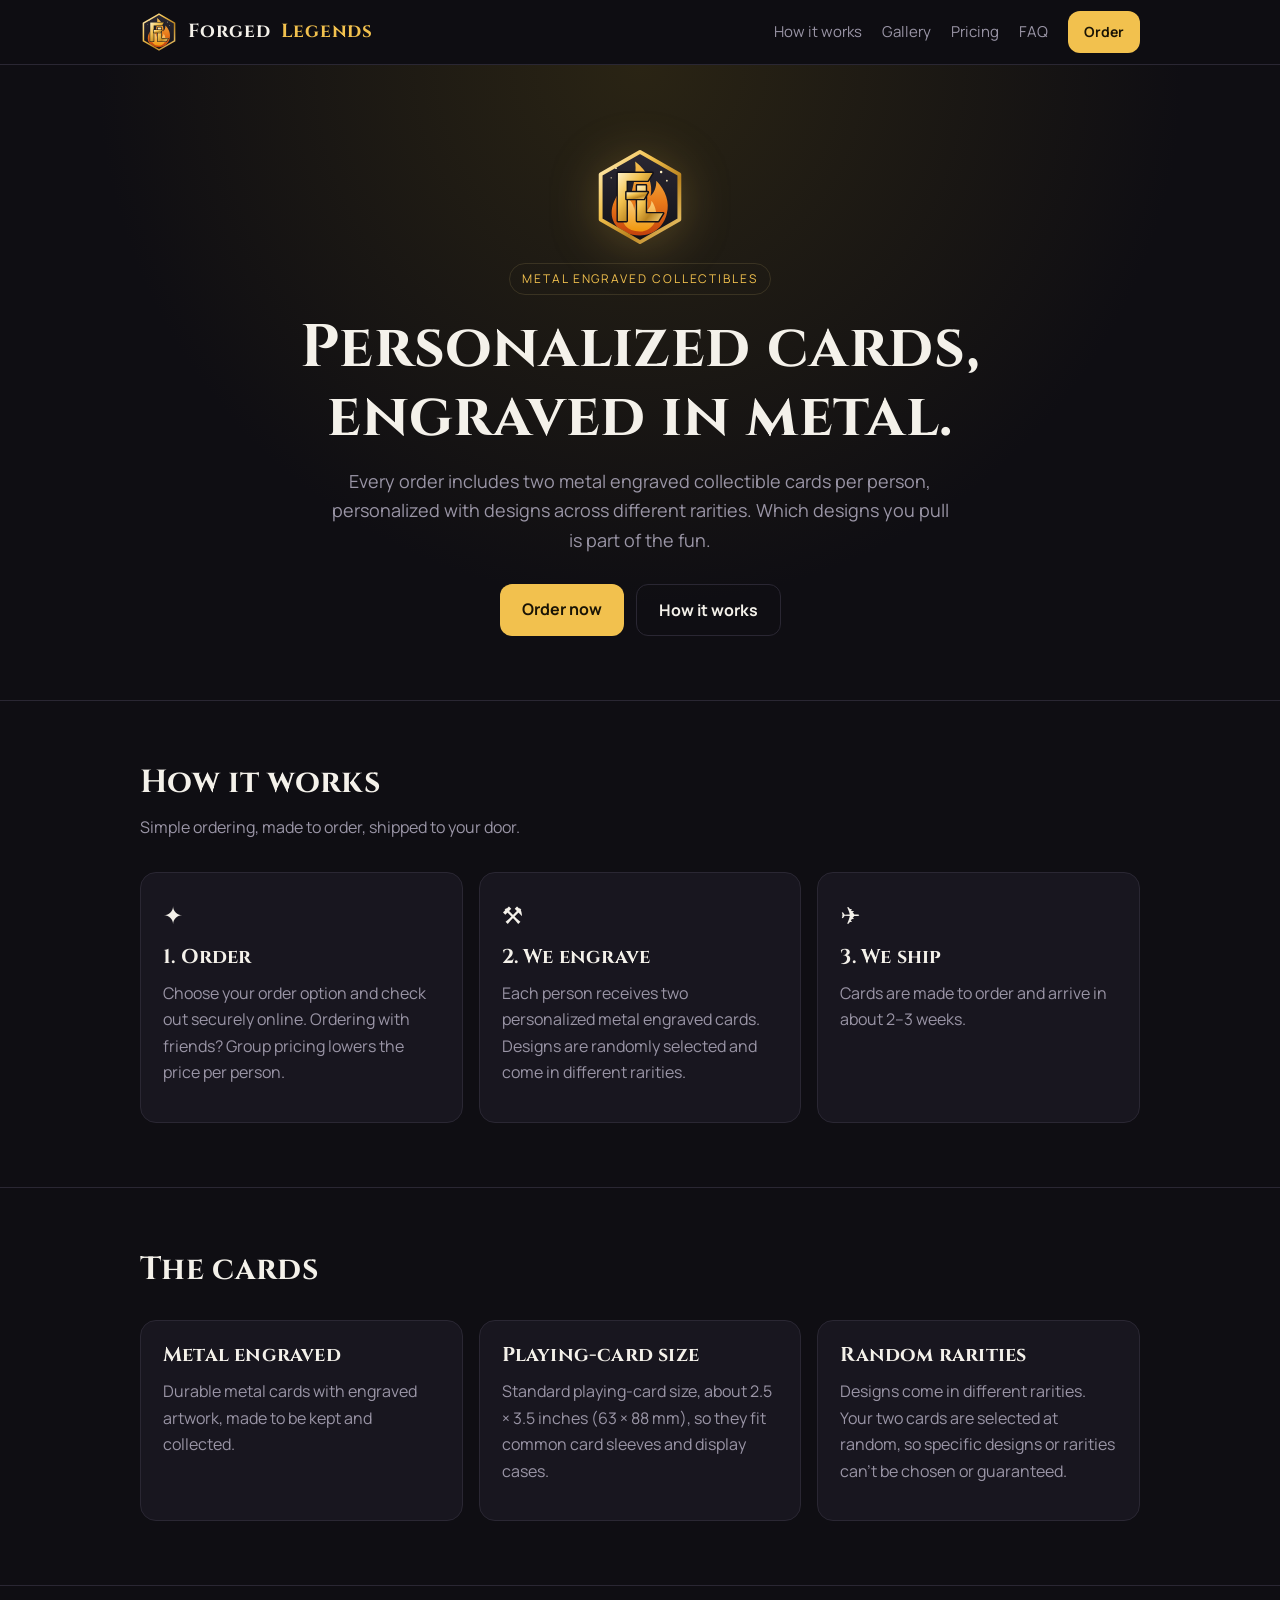
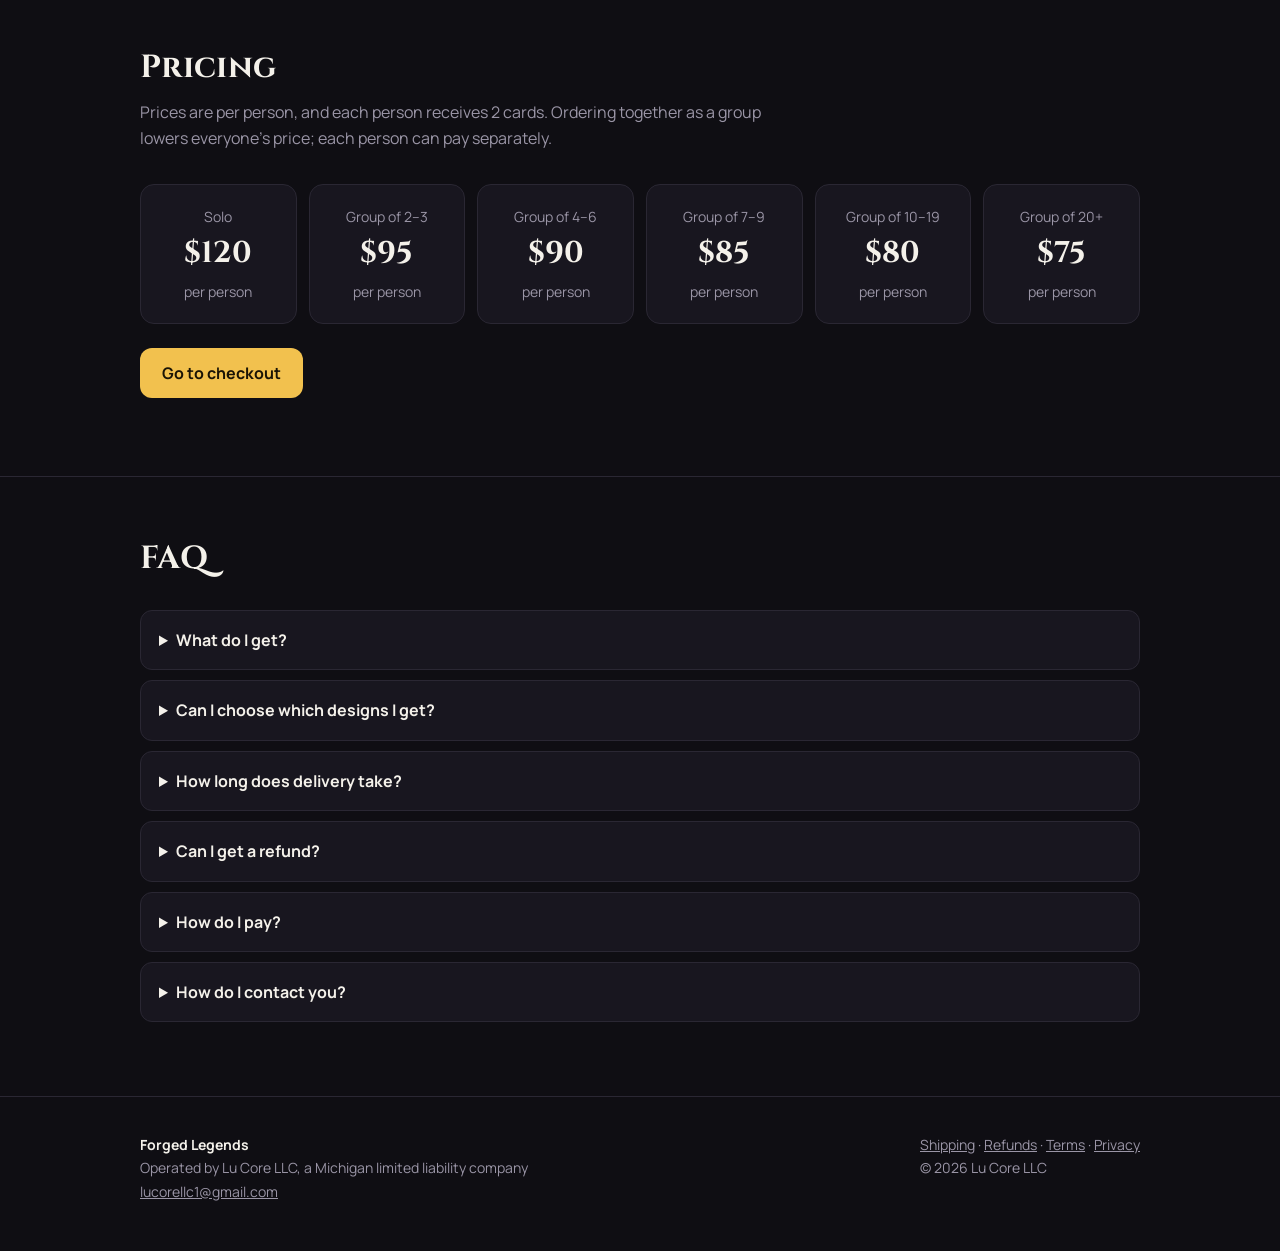
<file: index.html>
<!DOCTYPE html>
<html lang="en">
<head>
<meta charset="utf-8">
<meta name="viewport" content="width=device-width, initial-scale=1">
<title>Forged Legends — Personalized Metal Engraved Collectible Cards</title>
<meta name="description" content="Forged Legends makes personalized, metal engraved collectible cards in playing-card size, with designs across different rarities. Operated by Lu Core LLC, Michigan.">
<link rel="icon" href="/logo.svg" type="image/svg+xml">
<link rel="stylesheet" href="/fonts/fonts.css">
<link rel="stylesheet" href="/site.css">
</head>
<body>
<nav class="nav">
  <div class="container">
    <a class="brand" href="/"><img src="/logo.svg" alt="">Forged <span>Legends</span></a>
    <div class="nav-links">
      <a href="#how">How it works</a>
      <a href="#gallery">Gallery</a>
      <a href="#pricing">Pricing</a>
      <a href="#faq">FAQ</a>
      <a class="btn" href="#" data-checkout>Order</a>
    </div>
  </div>
</nav>

<header class="hero">
  <div class="container">
    <img class="hero-logo" src="/logo.svg" alt="Forged Legends logo">
    <div class="eyebrow">Metal engraved collectibles</div>
    <h1>Personalized cards,<br>engraved in metal.</h1>
    <p>Every order includes two metal engraved collectible cards per person, personalized with designs across different rarities. Which designs you pull is part of the fun.</p>
    <div class="cta">
      <a class="btn" href="#" data-checkout>Order now</a>
      <a class="btn ghost" href="#how">How it works</a>
    </div>
  </div>
</header>

<section id="how">
  <div class="container">
    <div class="section-head">
      <h2>How it works</h2>
      <p class="muted">Simple ordering, made to order, shipped to your door.</p>
    </div>
    <div class="grid3">
      <div class="card"><div class="icon">✦</div><h3>1. Order</h3><p class="muted">Choose your order option and check out securely online. Ordering with friends? Group pricing lowers the price per person.</p></div>
      <div class="card"><div class="icon">⚒</div><h3>2. We engrave</h3><p class="muted">Each person receives two personalized metal engraved cards. Designs are randomly selected and come in different rarities.</p></div>
      <div class="card"><div class="icon">✈</div><h3>3. We ship</h3><p class="muted">Cards are made to order and arrive in about 2–3 weeks.</p></div>
    </div>
  </div>
</section>

<section id="details">
  <div class="container">
    <div class="section-head"><h2>The cards</h2></div>
    <div class="grid3">
      <div class="card"><h3>Metal engraved</h3><p class="muted">Durable metal cards with engraved artwork, made to be kept and collected.</p></div>
      <div class="card"><h3>Playing-card size</h3><p class="muted">Standard playing-card size, about 2.5 × 3.5 inches (63 × 88 mm), so they fit common card sleeves and display cases.</p></div>
      <div class="card"><h3>Random rarities</h3><p class="muted">Designs come in different rarities. Your two cards are selected at random, so specific designs or rarities can't be chosen or guaranteed.</p></div>
    </div>
  </div>
</section>

<section id="gallery">
  <div class="container">
    <div class="section-head">
      <h2>Gallery</h2>
      <p class="muted">Real cards from past orders.</p>
    </div>
    <div class="gallery" id="galleryGrid"></div>
  </div>
</section>

<section id="pricing">
  <div class="container">
    <div class="section-head">
      <h2>Pricing</h2>
      <p class="muted">Prices are per person, and each person receives 2 cards. Ordering together as a group lowers everyone's price; each person can pay separately.</p>
    </div>
    <div class="prices">
      <div class="price"><span>Solo</span><b>$120</b><span>per person</span></div>
      <div class="price"><span>Group of 2–3</span><b>$95</b><span>per person</span></div>
      <div class="price"><span>Group of 4–6</span><b>$90</b><span>per person</span></div>
      <div class="price"><span>Group of 7–9</span><b>$85</b><span>per person</span></div>
      <div class="price"><span>Group of 10–19</span><b>$80</b><span>per person</span></div>
      <div class="price"><span>Group of 20+</span><b>$75</b><span>per person</span></div>
    </div>
    <p style="margin-top:24px"><a class="btn" href="#" data-checkout>Go to checkout</a></p>
  </div>
</section>

<section id="faq">
  <div class="container">
    <div class="section-head"><h2>FAQ</h2></div>
    <details><summary>What do I get?</summary><p>Two personalized, metal engraved collectible cards per person, in standard playing-card size.</p></details>
    <details><summary>Can I choose which designs I get?</summary><p>No. Designs are selected at random and come in different rarities, so specific designs or rarities can't be chosen or guaranteed.</p></details>
    <details><summary>How long does delivery take?</summary><p>Cards are made to order and typically arrive within 2–3 weeks of your order.</p></details>
    <details><summary>Can I get a refund?</summary><p>Because every card is personalized and made to order, all sales are final. See our <a href="/policies.html#refunds">refund policy</a>.</p></details>
    <details><summary>How do I pay?</summary><p>Checkout is handled securely by our payment processor. Your card details are never stored on this site.</p></details>
    <details><summary>How do I contact you?</summary><p>Email <a href="mailto:lucorellc1@gmail.com">lucorellc1@gmail.com</a>.</p></details>
  </div>
</section>

<footer class="site">
  <div class="container">
    <div>
      <strong style="color:var(--text)">Forged Legends</strong><br>
      Operated by Lu Core LLC, a Michigan limited liability company<br>
      <a href="mailto:lucorellc1@gmail.com">lucorellc1@gmail.com</a>
    </div>
    <div>
      <a href="/policies.html#shipping">Shipping</a> ·
      <a href="/policies.html#refunds">Refunds</a> ·
      <a href="/policies.html#terms">Terms</a> ·
      <a href="/policies.html#privacy">Privacy</a><br>
      © <span id="yr"></span> Lu Core LLC
    </div>
  </div>
</footer>

<script>
  // ---- Add your card photos here ----
  // Put the image files in the public/images folder, then list them below.
  const PHOTOS = [
    // { src: "/images/card1.jpg", caption: "Rare design" },
  ];
  const grid = document.getElementById("galleryGrid");
  PHOTOS.forEach(p => {
    const f = document.createElement("figure");
    const img = document.createElement("img");
    img.src = p.src; img.alt = p.caption || "Forged Legends metal engraved card"; img.loading = "lazy";
    img.onerror = () => f.remove();
    f.appendChild(img);
    if (p.caption) { const c = document.createElement("figcaption"); c.textContent = p.caption; f.appendChild(c); }
    grid.appendChild(f);
  });
  if (!PHOTOS.length) document.getElementById("gallery").hidden = true;
  document.getElementById("yr").textContent = new Date().getFullYear();
</script>
<script>
  // ---- Paste your checkout site's address here once it's online ----
  const CHECKOUT_URL = "https://YOUR-CHECKOUT-SITE.vercel.app";
  document.querySelectorAll("[data-checkout]").forEach(a => a.href = CHECKOUT_URL);
</script>
</body>
</html>
</file>
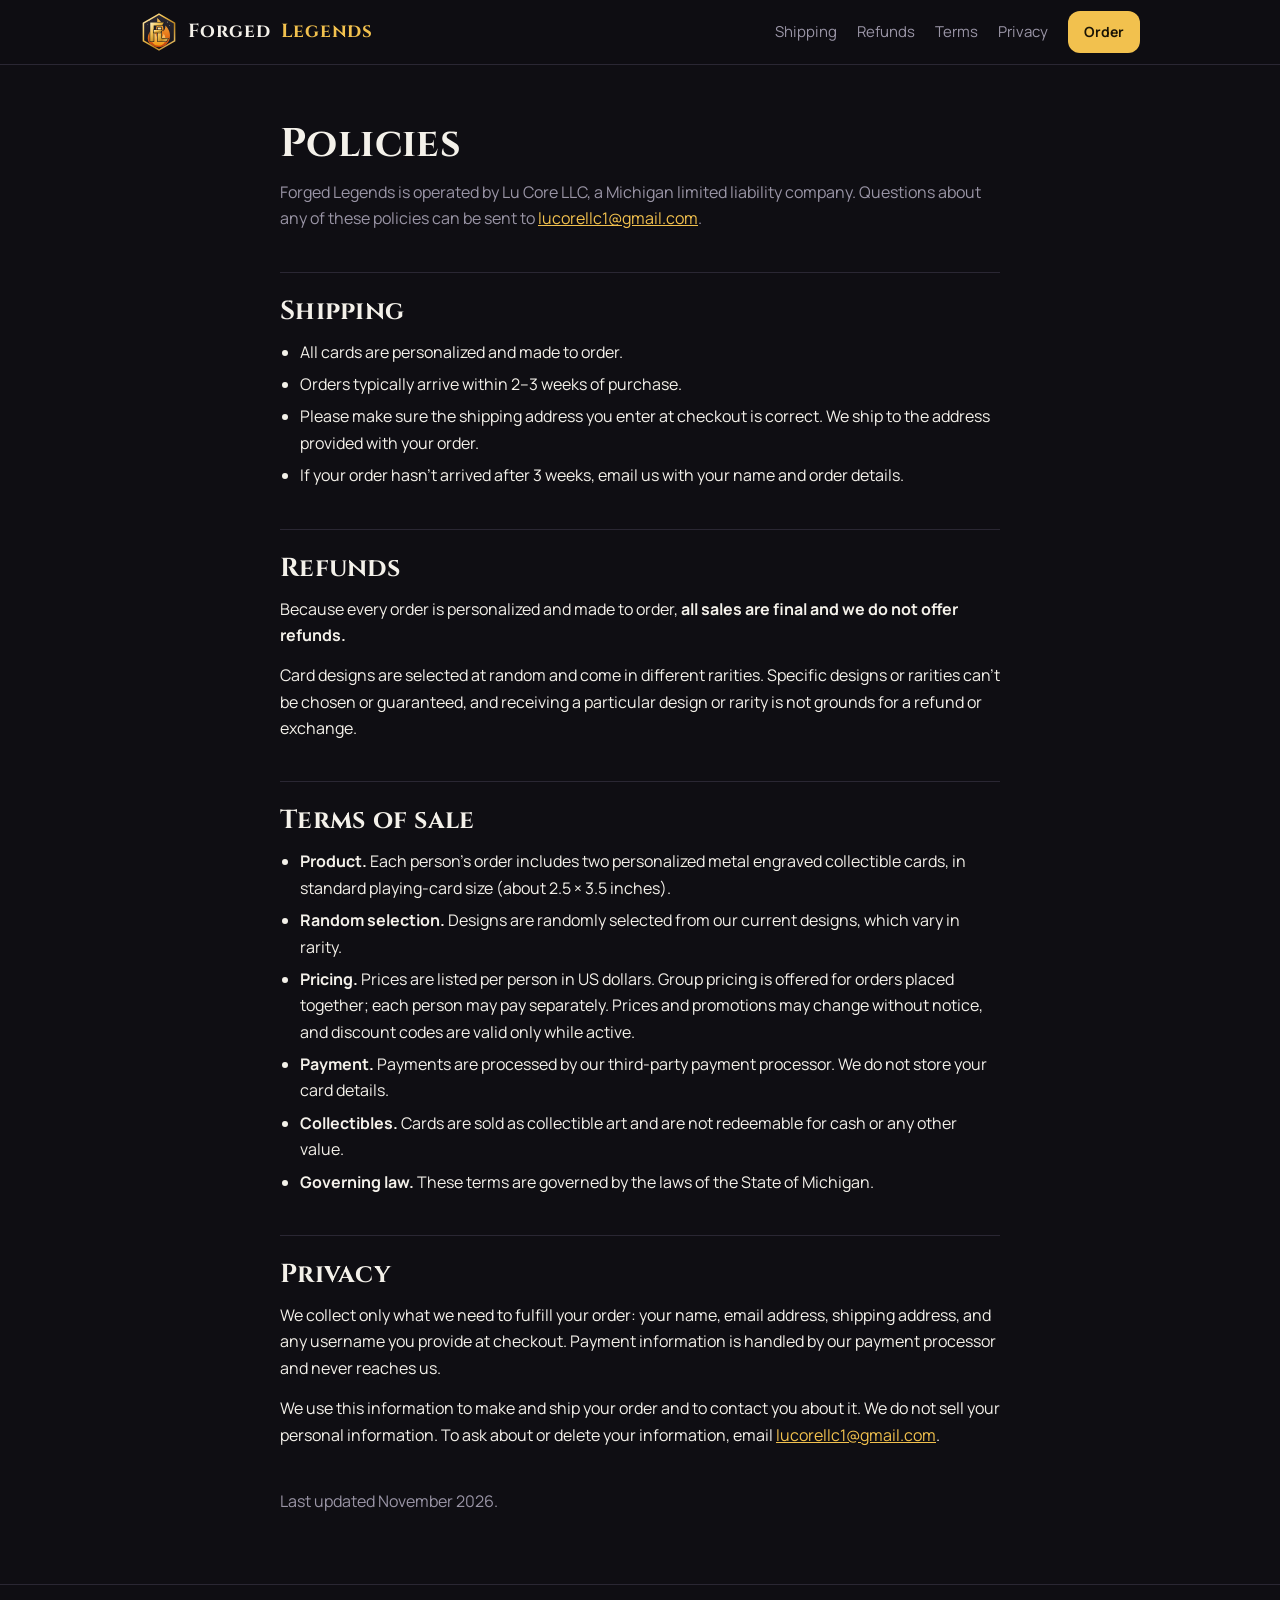
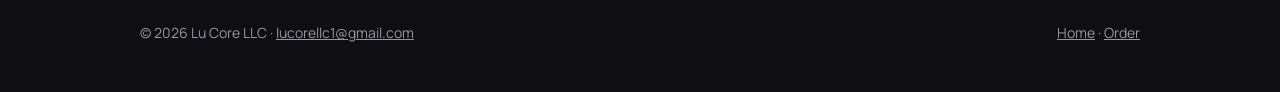
<file: policies.html>
<!DOCTYPE html>
<html lang="en">
<head>
<meta charset="utf-8">
<meta name="viewport" content="width=device-width, initial-scale=1">
<title>Policies — Forged Legends</title>
<link rel="icon" href="/logo.svg" type="image/svg+xml">
<link rel="stylesheet" href="/fonts/fonts.css">
<link rel="stylesheet" href="/site.css">
</head>
<body>
<nav class="nav">
  <div class="container">
    <a class="brand" href="/"><img src="/logo.svg" alt="">Forged <span>Legends</span></a>
    <div class="nav-links">
      <a href="#shipping">Shipping</a>
      <a href="#refunds">Refunds</a>
      <a href="#terms">Terms</a>
      <a href="#privacy">Privacy</a>
      <a class="btn" href="#" data-checkout>Order</a>
    </div>
  </div>
</nav>

<main class="doc">
  <h1>Policies</h1>
  <p class="muted">Forged Legends is operated by Lu Core LLC, a Michigan limited liability company. Questions about any of these policies can be sent to <a href="mailto:lucorellc1@gmail.com">lucorellc1@gmail.com</a>.</p>

  <h2 id="shipping">Shipping</h2>
  <ul>
    <li>All cards are personalized and made to order.</li>
    <li>Orders typically arrive within 2–3 weeks of purchase.</li>
    <li>Please make sure the shipping address you enter at checkout is correct. We ship to the address provided with your order.</li>
    <li>If your order hasn't arrived after 3 weeks, email us with your name and order details.</li>
  </ul>

  <h2 id="refunds">Refunds</h2>
  <p>Because every order is personalized and made to order, <strong>all sales are final and we do not offer refunds.</strong></p>
  <p>Card designs are selected at random and come in different rarities. Specific designs or rarities can't be chosen or guaranteed, and receiving a particular design or rarity is not grounds for a refund or exchange.</p>

  <h2 id="terms">Terms of sale</h2>
  <ul>
    <li><strong>Product.</strong> Each person's order includes two personalized metal engraved collectible cards, in standard playing-card size (about 2.5 × 3.5 inches).</li>
    <li><strong>Random selection.</strong> Designs are randomly selected from our current designs, which vary in rarity.</li>
    <li><strong>Pricing.</strong> Prices are listed per person in US dollars. Group pricing is offered for orders placed together; each person may pay separately. Prices and promotions may change without notice, and discount codes are valid only while active.</li>
    <li><strong>Payment.</strong> Payments are processed by our third-party payment processor. We do not store your card details.</li>
    <li><strong>Collectibles.</strong> Cards are sold as collectible art and are not redeemable for cash or any other value.</li>
    <li><strong>Governing law.</strong> These terms are governed by the laws of the State of Michigan.</li>
  </ul>

  <h2 id="privacy">Privacy</h2>
  <p>We collect only what we need to fulfill your order: your name, email address, shipping address, and any username you provide at checkout. Payment information is handled by our payment processor and never reaches us.</p>
  <p>We use this information to make and ship your order and to contact you about it. We do not sell your personal information. To ask about or delete your information, email <a href="mailto:lucorellc1@gmail.com">lucorellc1@gmail.com</a>.</p>

  <p class="muted" style="margin-top:40px">Last updated <span id="upd"></span>.</p>
</main>

<footer class="site">
  <div class="container">
    <div>© <span id="yr"></span> Lu Core LLC · <a href="mailto:lucorellc1@gmail.com">lucorellc1@gmail.com</a></div>
    <div><a href="/">Home</a> · <a href="#" data-checkout>Order</a></div>
  </div>
</footer>
<script>
  document.getElementById("yr").textContent = new Date().getFullYear();
  document.getElementById("upd").textContent = "November 2026";
</script>
<script>
  // ---- Paste your checkout site's address here once it's online ----
  const CHECKOUT_URL = "https://YOUR-CHECKOUT-SITE.vercel.app";
  document.querySelectorAll("[data-checkout]").forEach(a => a.href = CHECKOUT_URL);
</script>
</body>
</html>
</file>
<file: fonts/fonts.css>
@font-face{font-family:"Cinzel";font-style:normal;font-weight:600;font-display:swap;src:url(/fonts/cinzel-600.woff2) format("woff2")}
@font-face{font-family:"Cinzel";font-style:normal;font-weight:700;font-display:swap;src:url(/fonts/cinzel-700.woff2) format("woff2")}
@font-face{font-family:"Manrope";font-style:normal;font-weight:400;font-display:swap;src:url(/fonts/manrope-400.woff2) format("woff2")}
@font-face{font-family:"Manrope";font-style:normal;font-weight:600;font-display:swap;src:url(/fonts/manrope-600.woff2) format("woff2")}
@font-face{font-family:"Manrope";font-style:normal;font-weight:700;font-display:swap;src:url(/fonts/manrope-700.woff2) format("woff2")}
</file>
<file: site.css>
:root{
  --bg:#0f0e13; --panel:#18161f; --line:#2a2733; --text:#f4f1ea; --muted:#9a95a6;
  --accent:#f2c14e; --accent-ink:#1a1405; --steel:#c9ccd3;
}
*{box-sizing:border-box}
[hidden]{display:none !important}
html{scroll-behavior:smooth}
body{margin:0;background:var(--bg);color:var(--text);
  font:16px/1.65 "Manrope",ui-sans-serif,system-ui,-apple-system,"Segoe UI",Roboto,sans-serif}
a{color:var(--accent)}
.container{max-width:1040px;margin:0 auto;padding:0 20px}
h1,h2,h3{font-family:"Cinzel",Georgia,"Times New Roman",serif;font-weight:700;line-height:1.15;margin:0 0 12px;letter-spacing:.01em}
h2{font-size:32px} h3{font-size:20px}
p{margin:0 0 14px} .muted{color:var(--muted)}

/* nav */
.nav{position:sticky;top:0;z-index:10;background:rgba(15,14,19,.92);backdrop-filter:blur(8px);border-bottom:1px solid var(--line)}
.nav .container{display:flex;align-items:center;justify-content:space-between;height:64px;gap:16px}
.brand{display:flex;align-items:center;gap:10px;font-family:"Cinzel",Georgia,"Times New Roman",serif;font-size:19px;font-weight:700;letter-spacing:.04em;color:var(--text);text-decoration:none;white-space:nowrap}
.brand img{width:38px;height:38px}
.brand span{color:var(--accent)}
.nav-links{display:flex;gap:20px;align-items:center}
.nav-links a{color:var(--muted);text-decoration:none;font-size:15px}
.nav-links a:hover{color:var(--text)}
.btn{display:inline-block;background:var(--accent);color:var(--accent-ink) !important;font-weight:700;
  padding:12px 22px;border-radius:12px;text-decoration:none;border:0}
.btn.ghost{background:transparent;border:1px solid var(--line);color:var(--text) !important}
.nav .btn{padding:9px 16px;font-size:14px}
@media (max-width:640px){ .nav-links a:not(.btn){display:none} }

/* hero */
.hero{padding:84px 0 64px;text-align:center;
  background:radial-gradient(ellipse at 50% 0%,#2a2414 0%,transparent 60%)}
.eyebrow{display:inline-block;font-size:12px;letter-spacing:.16em;text-transform:uppercase;color:var(--accent);
  border:1px solid #3a3322;border-radius:999px;padding:5px 12px;margin-bottom:18px}
.hero h1{font-size:clamp(34px,6.4vw,60px);margin-bottom:16px}
.hero-logo{width:96px;height:96px;margin:0 auto 18px;display:block;filter:drop-shadow(0 6px 24px rgba(242,193,78,.25))}
.hero p{font-size:18px;color:var(--muted);max-width:620px;margin:0 auto 28px}
.hero .cta{display:flex;gap:12px;justify-content:center;flex-wrap:wrap}

section{padding:64px 0;border-top:1px solid var(--line)}
.section-head{max-width:640px;margin-bottom:32px}

/* features */
.grid3{display:grid;grid-template-columns:repeat(auto-fit,minmax(220px,1fr));gap:16px}
.card{background:var(--panel);border:1px solid var(--line);border-radius:16px;padding:22px}
.card .icon{font-size:24px;margin-bottom:10px}

/* gallery */
.gallery{display:grid;grid-template-columns:repeat(auto-fill,minmax(200px,1fr));gap:16px}
.gallery figure{margin:0;background:var(--panel);border:1px solid var(--line);border-radius:16px;overflow:hidden}
.gallery img{display:block;width:100%;aspect-ratio:5/7;object-fit:cover;background:#111}
.gallery figcaption{padding:10px 14px;font-size:14px;color:var(--muted)}

/* pricing */
.prices{display:grid;grid-template-columns:repeat(auto-fit,minmax(150px,1fr));gap:12px}
.price{background:var(--panel);border:1px solid var(--line);border-radius:14px;padding:18px;text-align:center}
.price b{display:block;font-family:"Cinzel",Georgia,"Times New Roman",serif;font-size:30px}
.price span{color:var(--muted);font-size:14px}

/* faq */
details{background:var(--panel);border:1px solid var(--line);border-radius:12px;padding:16px 18px;margin-bottom:10px}
summary{cursor:pointer;font-weight:650}
details p{margin:10px 0 0;color:var(--muted)}

/* footer */
footer.site{border-top:1px solid var(--line);padding:36px 0 48px;color:var(--muted);font-size:14px}
footer.site .container{display:flex;justify-content:space-between;gap:24px;flex-wrap:wrap}
footer.site a{color:var(--muted)}

/* policies */
.doc{max-width:760px;margin:0 auto;padding:56px 20px}
.doc h1{font-size:40px}
.doc h2{font-size:26px;margin-top:40px;padding-top:24px;border-top:1px solid var(--line)}
.doc ul{padding-left:20px;margin:0 0 14px}
.doc li{margin-bottom:6px}
</file>
